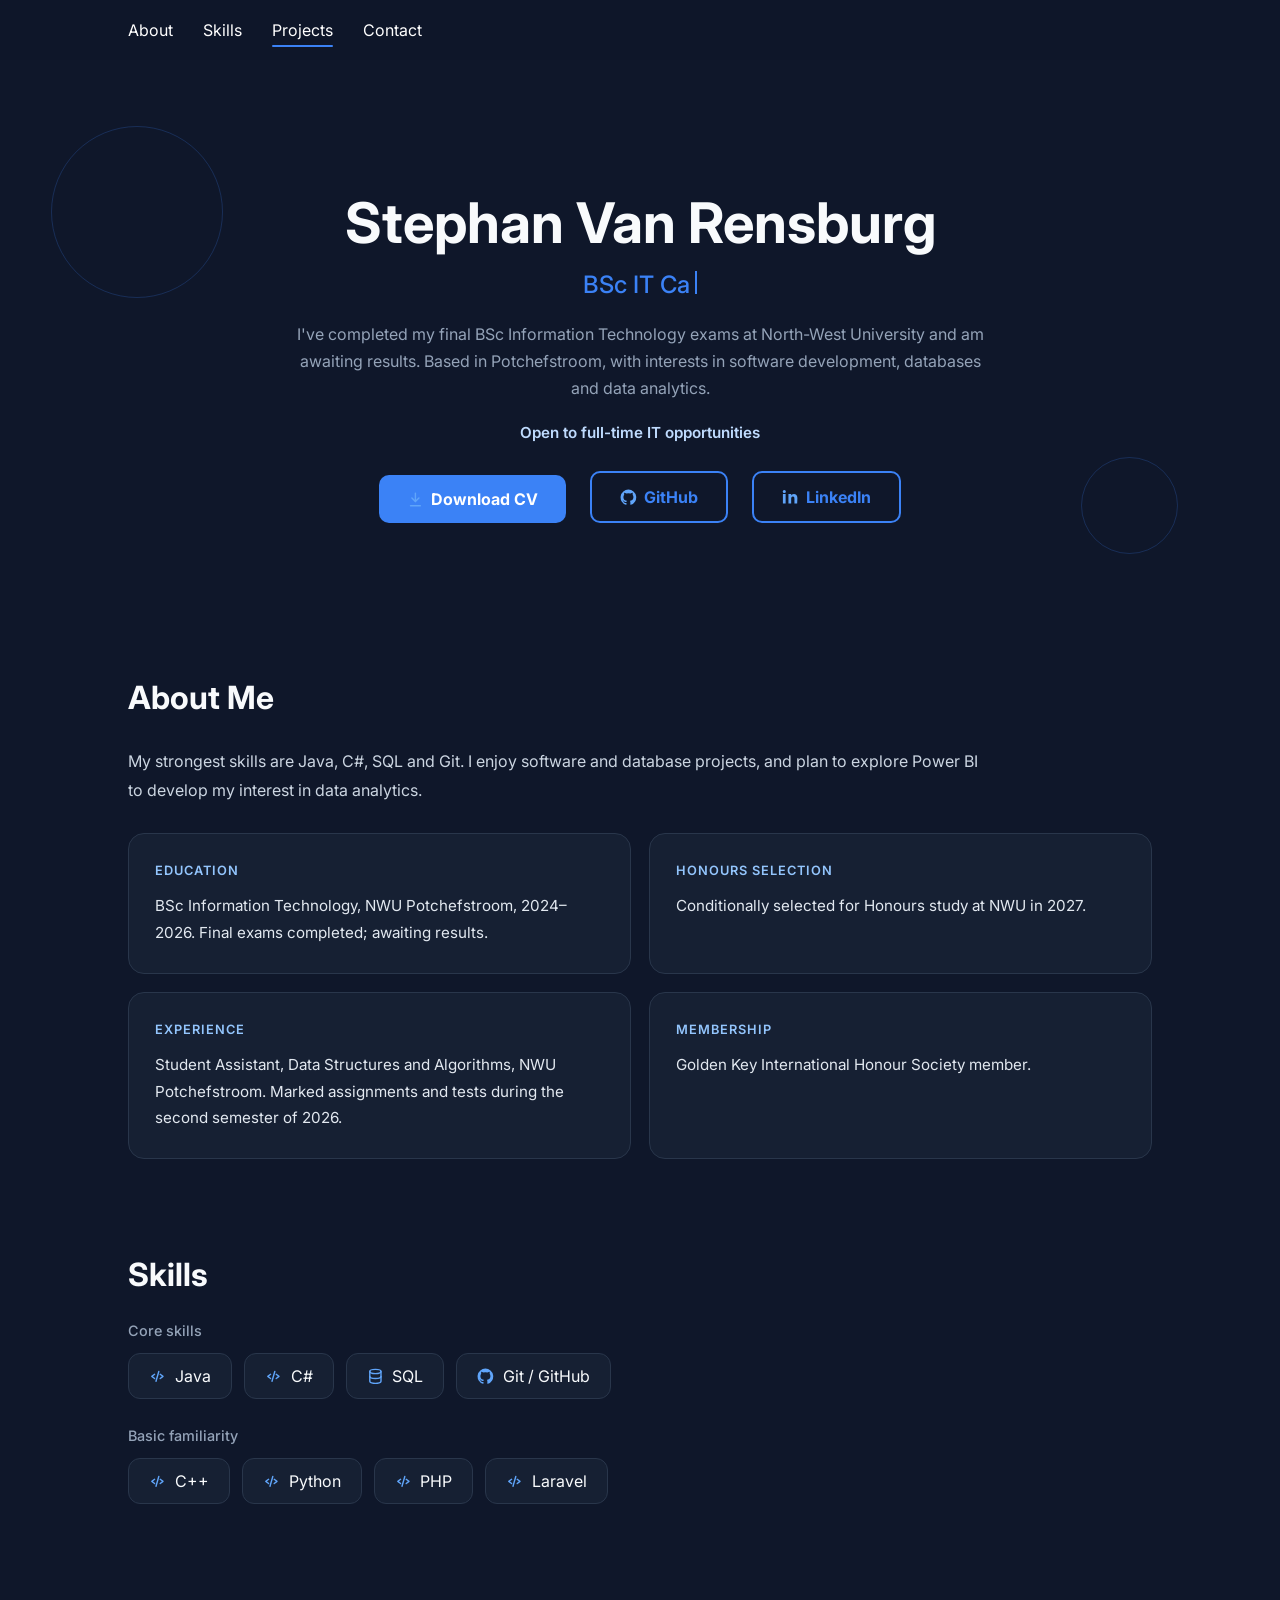
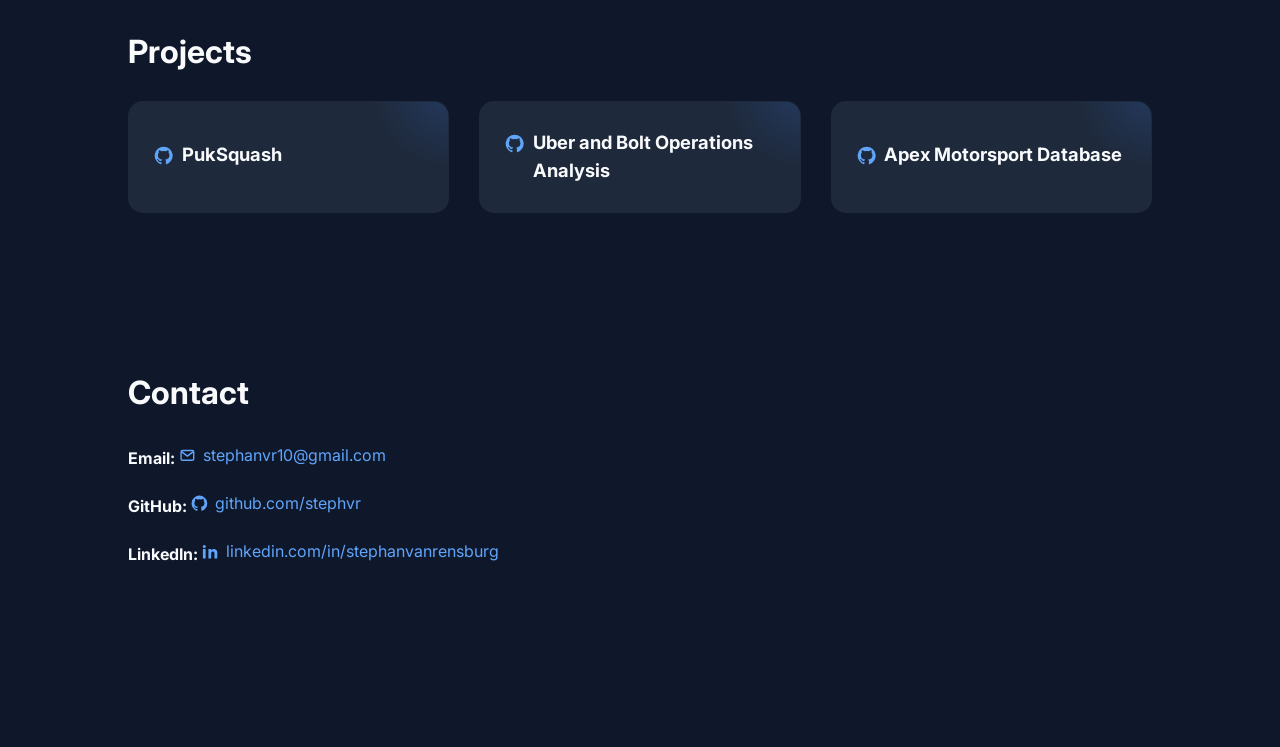
<file: index.html>
<!DOCTYPE html>
<html lang="en">
<head>
<meta name="viewport" content="width=device-width, initial-scale=1.0">
<meta charset="UTF-8">

<title>Stephan Van Rensburg | Portfolio</title>
<meta name="description" content="Stephan Van Rensburg's virtual CV. BSc IT candidate at North-West University, awaiting final results and open to full-time IT opportunities.">

<link rel="preconnect" href="https://fonts.googleapis.com">
<link rel="preconnect" href="https://fonts.gstatic.com" crossorigin>
<link href="https://fonts.googleapis.com/css2?family=Inter:wght@300;400;600;700&display=swap" rel="stylesheet">




<style>

*{
    margin:0;
    padding:0;
    box-sizing:border-box;
}

html
{
    scroll-behavior: smooth;
}

body
{
    font-family:'Inter',sans-serif;
    background:#0F172A;
    color:#F8FAFC;
}

nav
{
    position:fixed;
    width:100%;
    top:0;
    background:rgba(15,23,42,.95);
    backdrop-filter:blur(10px);
    display:flex;
    justify-content:space-between;
    align-items:center;
    padding:20px 10%;
    z-index:1000;
}



nav h2
{
    color:#3B82F6;
}

nav ul
{
    display:flex;
    list-style:none;
    gap:30px;
}

nav a
{
    color:white;
    text-decoration:none;
    transition:.3s;
}

nav a:hover
{
    color:#3B82F6;
}

.hero
{
    min-height:70vh;
    display:flex;
    justify-content:center;
    align-items:center;
    text-align:center;
    flex-direction:column;
    padding:20px;
    padding-top:120px;
}



.hero h1
{
    font-size:clamp(2rem, 8vw, 3.5rem);
    line-height:1.1;
    word-break:break-word;
}

.hero h2
{
    color:#3B82F6;
    margin:15px 0;
    font-weight:500;
}

.hero p
{
    max-width:700px;
    color:#94A3B8;
    line-height:1.7;
}

.buttons
{
    margin-top:15px;
    
}

.btn
{
    display:inline-block;
    padding:14px 28px;
    margin:10px;
    border-radius:10px;
    text-decoration:none;
    transition:.3s;
    font-weight:bold;
}

.primary
{
    background:#3B82F6;
    color:white;
}

.secondary
{
    border:2px solid #3B82F6;
    color:#3B82F6;
}

.btn:hover
{
    transform:translateY(-3px);
}

section
{
    padding:80px 10%;
    
}

h3{
    font-size:2rem;
    margin-bottom:30px;
}

.cards{
    display:grid;
    grid-template-columns:repeat(auto-fit,minmax(300px,1fr));
    gap:30px;
}

.card{
    background:#1E293B;
    border-radius:15px;
    padding:25px;
    transition:.3s;
}

.card:hover{
    transform:translateY(-8px);
}

.skills{
    display:flex;
    flex-wrap:wrap;
    gap:15px;
}

.skill{
    background:#1E293B;
    padding:12px 22px;
    border-radius:40px;
}

footer{
    padding:40px;
    text-align:center;
    color:#94A3B8;
}
.card {
    display: flex;
    flex-direction: column;
}

.github-btn {
    margin-top: auto;
    align-self: flex-end;
}

</style>

<link rel="stylesheet" href="animations.css">
<style>
  #about,
  #skills {
    padding-top: 48px;
    padding-bottom: 48px;
  }

  #about > p {
    max-width: 720px;
    color: #94a3b8;
    line-height: 1.8;
  }

  .profile-details {
    display: grid;
    grid-template-columns: repeat(2, minmax(0, 1fr));
    gap: 18px;
    margin-top: 28px;
    max-width: 100%;
  }

  .profile-details > div {
    display: block;
    padding: 26px;
    background: #162033;
    border: 1px solid #29364b;
    border-radius: 16px;
  }

  .profile-details dt {
    margin-bottom: 12px;
    color: #93c5fd;
    font-size: 0.8rem;
    font-weight: 600;
    letter-spacing: 0.08em;
    text-transform: uppercase;
  }

  .profile-details dd {
    margin: 0;
    color: #e2e8f0;
    font-size: 0.95rem;
    line-height: 1.75;
  }

  #skills h3 {
    margin-bottom: 28px;
  }

  .skill-level {
    margin-bottom: 14px;
    color: #94a3b8;
    font-size: 0.9rem;
    font-weight: 500;
  }

  .basic-label {
    margin-top: 28px;
  }

  .skills {
    gap: 12px;
  }

  .skill {
    display: inline-flex;
    align-items: center;
    padding: 12px 20px;
    background: #162033;
    border: 1px solid #29364b;
    border-radius: 12px;
  }

  @media (max-width: 700px) {
    .profile-details {
      grid-template-columns: 1fr;
    }

    .profile-details > div {
      padding: 22px;
    }

    #about,
    #skills {
      padding-top: 32px;
      padding-bottom: 32px;
    }
  }
</style>
</head>
<body>
    <a class="skip-link" href="#main">Skip to content</a>

    <nav aria-label="Main navigation">



        <ul>
            <li><a href="#about">About</a></li>
            <li><a href="#skills">Skills</a></li>
            <li><a href="#projects">Projects</a></li>
            <li><a href="#contact">Contact</a></li>
        </ul>

    </nav>

    <main id="main">
    <section class="hero" aria-labelledby="name">



        <h1 id="name">Stephan Van Rensburg</h1>

        <h2 aria-label="BSc IT candidate, with strengths in Java, C# and SQL">BSc IT Candidate</h2>

        <p>
        I've completed my final BSc Information Technology exams at North-West
        University and am awaiting results. Based in Potchefstroom, with interests
        in software development, databases and data analytics.
        </p>
        <p class="availability">Open to full-time IT opportunities</p>

        <div class="buttons">
            <a class="btn primary" href="Stephan_Van_Rensburg_CV.pdf" download="Stephan_Van_Rensburg_CV.pdf">Download CV</a>
            <a class="btn secondary" href="https://github.com/stephvr">GitHub</a>
            <a class="btn secondary" href="https://www.linkedin.com/in/stephanvanrensburg">LinkedIn</a>
        </div>

    </section>

<section id="about">

    <h3>About Me</h3>

    <p style="max-width:850px;line-height:1.8;color:#CBD5E1;">
    My strongest skills are Java, C#, SQL and Git. I enjoy software and database
    projects, and plan to explore Power BI to develop my interest in data analytics.
    </p>
    <dl class="profile-details">
        <div><dt>Education</dt><dd>BSc Information Technology, NWU Potchefstroom, 2024&ndash;2026. Final exams completed; awaiting results.</dd></div>
        <div><dt>Honours selection</dt><dd>Conditionally selected for Honours study at NWU in 2027.</dd></div>
        <div><dt>Experience</dt><dd>Student Assistant, Data Structures and Algorithms, NWU Potchefstroom. Marked assignments and tests during the second semester of 2026.</dd></div>
        <div><dt>Membership</dt><dd>Golden Key International Honour Society member.</dd></div>
    </dl>

</section>

<section id="skills">

            <h3>Skills</h3>
            <h4 class="skill-level">Core skills</h4>

            <div class="skills">

            <div class="skill">Java</div>
            <div class="skill">C#</div>
            <div class="skill">SQL</div>
            <div class="skill">Git / GitHub</div>

            </div>
            <h4 class="skill-level basic-label">Basic familiarity</h4>
            <div class="skills">
                <div class="skill">C++</div>
                <div class="skill">Python</div>
                <div class="skill">PHP</div>
                <div class="skill">Laravel</div>
            </div>

            </section>

            <section id="projects">

            <h3>Projects</h3>

            <div class="cards project-cards">
                <article class="card project-card">
                    <h4>
                          <a class="project-link"
                             href="https://github.com/LuantheByteBender/PukSquash"
                             target="_blank"
                             rel="noopener noreferrer">
                            PukSquash
                          </a>
                    </h4>
                </article>
                <article class="card project-card">
                    <h4><a class="project-link" href="https://github.com/stephvr/uber-bolt-operations-analysis" target="_blank" rel="noopener noreferrer">Uber and Bolt Operations Analysis</a></h4>
                </article>
                <article class="card project-card">
                    <h4><a class="project-link" href="https://github.com/lSiphonl/ApexMotorsport" target="_blank" rel="noopener noreferrer">Apex Motorsport Database</a></h4>
                </article>
            </div>

    </section>

    <section id="contact">

        <h3>Contact</h3>

        <p>
            <strong>Email:</strong>
            <a href="mailto:stephanvr10@gmail.com">stephanvr10@gmail.com</a>
        </p>

        <p>
            <strong>GitHub:</strong>
            <a href="https://github.com/stephvr" target="_blank" rel="noopener noreferrer">
                github.com/stephvr
            </a>
        </p>

        <p>
            <strong>LinkedIn:</strong>
            <a href="https://www.linkedin.com/in/stephanvanrensburg/" target="_blank" rel="noopener noreferrer">
                linkedin.com/in/stephanvanrensburg
            </a>
        </p>

    </section>
    </main>
<footer>



</footer>

    <script src="animations.js"></script>
</body>
</html>
</file>
<file: animations.css>
/* Extra visual effects for Stephan's Virtual CV */
html { scroll-padding-top: 90px; }

.skip-link {
  position: fixed;
  top: -70px;
  left: 20px;
  z-index: 1100;
  padding: 12px 18px;
  border-radius: 8px;
  background: #F8FAFC;
  color: #0F172A;
}
.skip-link:focus { top: 12px; }
a:focus-visible, button:focus-visible {
  outline: 3px solid #93C5FD;
  outline-offset: 5px;
}
.hero h2 { min-height: 1.5em; }
.hero .availability {
  margin-top: 18px;
  color: #BFDBFE;
  font-size: .95rem;
  font-weight: 600;
}
.profile-details {
  display: grid;
  gap: 20px;
  max-width: 850px;
  margin-top: 30px;
}
.profile-details > div {
  display: grid;
  grid-template-columns: 160px minmax(0, 1fr);
  gap: 20px;
  line-height: 1.7;
}
.profile-details dt { color: #F8FAFC; font-weight: 600; }
.profile-details dd { color: #CBD5E1; margin: 0; }
.skill-level { margin-bottom: 18px; color: #CBD5E1; font-size: 1rem; }
.basic-label { margin-top: 32px; }
.cards { grid-template-columns: repeat(auto-fit, minmax(min(100%, 260px), 1fr)); }
.project-card { justify-content: center; min-height: 112px; }
.project-card h4 { font-size: 1.15rem; line-height: 1.5; }
.project-link { color: inherit; text-decoration: none; display: inline-flex; align-items: flex-start; }
.project-link:hover { color: #93C5FD; }
.project-link .link-icon { margin-top: .23em; }
#contact p { margin-bottom: 18px; line-height: 1.7; }
#contact a { overflow-wrap: anywhere; }

body { overflow-x: hidden; }

nav {
  transition: background .25s ease, box-shadow .25s ease, border-color .25s ease;
}

nav.scrolled {
  background: rgba(15, 23, 42, .88);
  box-shadow: 0 12px 35px rgba(0, 0, 0, .22);
  border-bottom: 1px solid rgba(59, 130, 246, .18);
}

nav a { position: relative; }
nav a::after {
  content: "";
  position: absolute;
  left: 0;
  right: 0;
  bottom: -7px;
  height: 2px;
  border-radius: 999px;
  background: #3B82F6;
  transform: scaleX(0);
  transition: transform .2s ease;
}
nav a:hover::after,
nav a.active::after { transform: scaleX(1); }

.hero {
  position: relative;
  isolation: isolate;
  overflow: hidden;
}

.hero::before,
.hero::after {
  content: "";
  position: absolute;
  z-index: -1;
  border-radius: 50%;
  border: 1px solid rgba(59, 130, 246, .22);
  animation: floatShape 7s ease-in-out infinite;
}
.hero::before { width: 170px; height: 170px; left: 4%; top: 20%; }
.hero::after { width: 95px; height: 95px; right: 8%; bottom: 12%; animation-delay: -2.5s; }

@keyframes floatShape {
  0%, 100% { transform: translateY(0) rotate(0deg); }
  50% { transform: translateY(-18px) rotate(8deg); }
}

.typing-cursor {
  display: inline-block;
  width: 2px;
  height: .95em;
  margin-left: 5px;
  vertical-align: -.05em;
  background: currentColor;
  animation: blink .8s steps(1) infinite;
}
@keyframes blink { 50% { opacity: 0; } }

.reveal {
  opacity: 0;
  transform: translateY(24px);
  transition: opacity .65s ease, transform .65s cubic-bezier(.22,1,.36,1);
}
.reveal.visible { opacity: 1; transform: translateY(0); }

.btn {
  position: relative;
  overflow: hidden;
  isolation: isolate;
}
.btn::before {
  content: "";
  position: absolute;
  z-index: -1;
  top: -40%;
  left: -100px;
  width: 70px;
  height: 180%;
  background: linear-gradient(90deg, transparent, rgba(255,255,255,.23), transparent);
  transform: rotate(14deg);
  transition: left .5s ease;
}
.btn:hover::before { left: calc(100% + 25px); }

.skill {
  display: inline-flex;
  align-items: center;
  gap: 9px;
  border: 1px solid transparent;
  transition: transform .2s ease, border-color .2s ease, background .2s ease, box-shadow .2s ease;
}
.skill:hover {
  transform: translateY(-4px) scale(1.025);
  border-color: rgba(59,130,246,.45);
  background: rgba(59,130,246,.1);
  box-shadow: 0 12px 28px rgba(0,0,0,.16);
}

.skill-icon,
.link-icon {
  width: 1.05em;
  height: 1.05em;
  flex: none;
  vertical-align: -.15em;
  color: #60A5FA;
}
.link-icon { margin-right: .45em; }

.card {
  position: relative;
  overflow: hidden;
  border: 1px solid transparent;
  transition: transform .25s ease, border-color .25s ease, box-shadow .25s ease;
}
.card::after {
  content: "";
  position: absolute;
  width: 170px;
  height: 170px;
  right: -90px;
  top: -100px;
  border-radius: 50%;
  background: radial-gradient(circle, rgba(59,130,246,.2), transparent 68%);
  pointer-events: none;
  transition: transform .3s ease;
}
.card:hover {
  border-color: rgba(59,130,246,.35);
  box-shadow: 0 24px 50px rgba(0,0,0,.22);
}
.card:hover::after { transform: scale(1.25); }

#contact a {
  color: #60A5FA;
  text-decoration: none;
  transition: color .2s ease, transform .2s ease;
  display: inline-flex;
  align-items: center;
}
#contact a:hover { color: #93C5FD; transform: translateX(4px); }

.back-to-top {
  position: fixed;
  right: 20px;
  bottom: 20px;
  z-index: 1000;
  width: 46px;
  height: 46px;
  border: 1px solid rgba(59,130,246,.45);
  border-radius: 14px;
  background: rgba(15,23,42,.88);
  color: #60A5FA;
  font-size: 20px;
  cursor: pointer;
  opacity: 0;
  pointer-events: none;
  transform: translateY(12px);
  transition: opacity .2s ease, transform .2s ease, background .2s ease;
}
.back-to-top.show { opacity: 1; pointer-events: auto; transform: translateY(0); }
.back-to-top:hover { background: rgba(59,130,246,.13); }

@media (max-width: 700px) {
  nav { padding: 18px 5%; }
  nav ul { gap: clamp(14px, 4vw, 28px); flex-wrap: wrap; }
  nav a { font-size: .95rem; }
  section { padding: 60px 6%; }
  .hero { padding-top: 120px; }
  .hero h2 { font-size: 1.2rem; min-height: 2.5em; margin-bottom: 5px; }
  .btn { margin: 6px; padding: 13px 20px; }
  .profile-details > div { grid-template-columns: 1fr; gap: 4px; }
  .skill { padding: 10px 16px; }
  #contact p strong { display: block; }
  .hero::before { left: -55px; }
  .hero::after { right: -35px; }
  .back-to-top { right: 14px; bottom: 14px; }
}

@media (prefers-reduced-motion: reduce) {
  html { scroll-behavior: auto; }
  *, *::before, *::after {
    animation-duration: .01ms !important;
    animation-iteration-count: 1 !important;
    transition-duration: .01ms !important;
  }
  .reveal { opacity: 1; transform: none; }
  .typing-cursor { display: none; }
}
</file>
